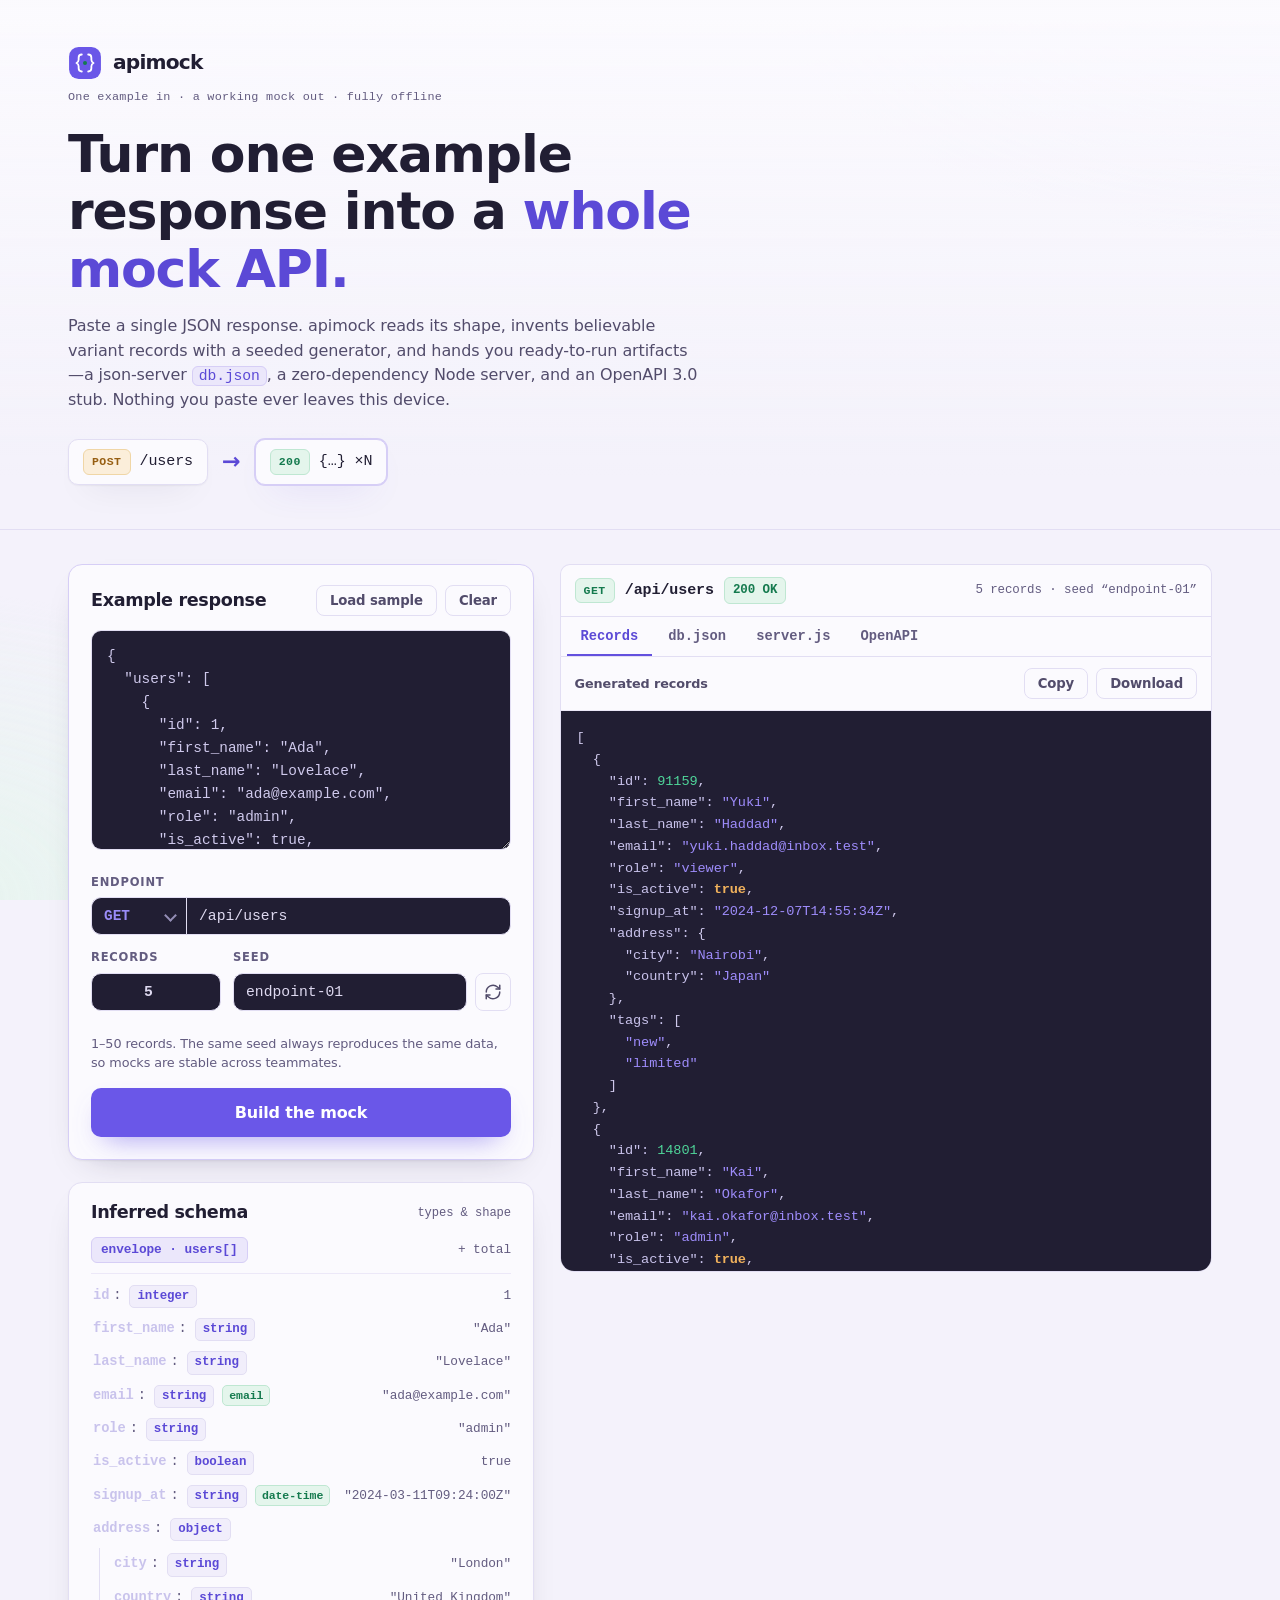
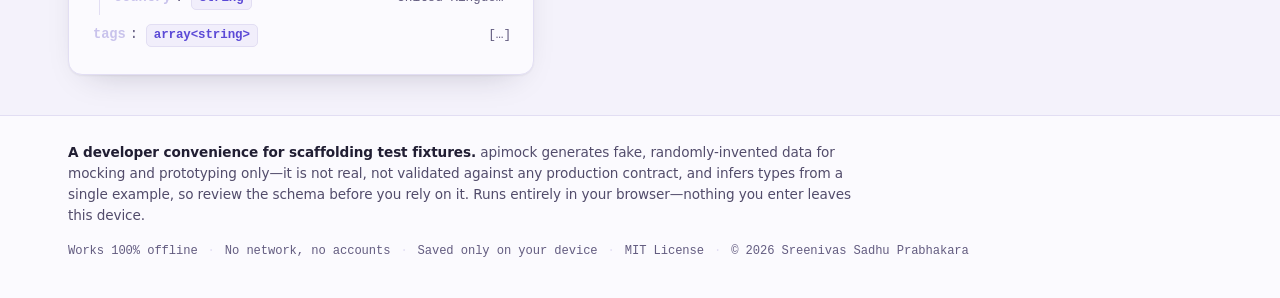
<file: index.html>
<!doctype html>
<html lang="en">
<head>
  <meta charset="utf-8">
  <meta name="viewport" content="width=device-width, initial-scale=1">
  <meta http-equiv="Content-Security-Policy" content="default-src 'self'; connect-src 'none'; img-src 'self' data:; base-uri 'none'; form-action 'none'; frame-ancestors 'none'; object-src 'none'">
  <title>apimock — build a mock API from one example JSON response</title>
  <meta name="description" content="Paste one example JSON response and get a working mock: inferred schema, realistic seeded variant records, a json-server db.json, a dependency-free Node server, and an OpenAPI 3.0 stub. Runs entirely in your browser.">
  <meta name="color-scheme" content="light dark">
  <link rel="canonical" href="https://sreenivas-sadhu-prabhakara.github.io/apimock/">
  <meta name="robots" content="index, follow, max-image-preview:large">
  <meta name="author" content="Sreenivas Sadhu Prabhakara">
  <meta name="keywords" content="api mock, mock server, json-server, fake json data, schema inference, openapi generator, mock api from example, seeded fake data, offline dev tool, rest api stub">
  <meta name="theme-color" content="#F4F2FB" media="(prefers-color-scheme: light)">
  <meta name="theme-color" content="#14121F" media="(prefers-color-scheme: dark)">

  <!-- Open Graph -->
  <meta property="og:type" content="website">
  <meta property="og:site_name" content="apimock">
  <meta property="og:title" content="apimock — build a mock API from one example JSON response">
  <meta property="og:description" content="Paste one example response. Get an inferred schema, realistic seeded variant records, a json-server db.json, a dependency-free Node server, and an OpenAPI 3.0 stub. Fully offline.">
  <meta property="og:url" content="https://sreenivas-sadhu-prabhakara.github.io/apimock/">
  <meta property="og:locale" content="en_US">
  <meta property="og:image" content="https://sreenivas-sadhu-prabhakara.github.io/apimock/og-image.png">
  <meta property="og:image:width" content="1200">
  <meta property="og:image:height" content="630">
  <meta property="og:image:alt" content="apimock — one example JSON response fans out into mock records and artifacts">

  <!-- Twitter -->
  <meta name="twitter:card" content="summary_large_image">
  <meta name="twitter:title" content="apimock — build a mock API from one example JSON response">
  <meta name="twitter:description" content="Paste one example response. Get an inferred schema, seeded variant records, a json-server db.json, a Node server, and an OpenAPI 3.0 stub. Fully offline.">
  <meta name="twitter:image" content="https://sreenivas-sadhu-prabhakara.github.io/apimock/og-image.png">
  <meta name="twitter:image:alt" content="apimock — one example JSON response fans out into mock records and artifacts">

  <link rel="stylesheet" href="styles.css">
  <link rel="icon" href="favicon.svg" type="image/svg+xml">
  <link rel="apple-touch-icon" href="apple-touch-icon.png">
  <link rel="manifest" href="manifest.webmanifest">

  <!-- Structured data (data block; not affected by script-src) -->
  <script type="application/ld+json">
  {
    "@context": "https://schema.org",
    "@type": "WebApplication",
    "name": "apimock",
    "description": "A client-side tool that turns one example JSON response into a working mock API: it infers the schema, generates realistic seeded variant records, and emits a json-server db.json, a dependency-free Node http server, and an OpenAPI 3.0 stub. Private, offline, no accounts.",
    "url": "https://sreenivas-sadhu-prabhakara.github.io/apimock/",
    "applicationCategory": "DeveloperApplication",
    "operatingSystem": "Any (modern web browser)",
    "browserRequirements": "Requires a modern web browser with JavaScript enabled.",
    "isAccessibleForFree": true,
    "offers": { "@type": "Offer", "price": "0", "priceCurrency": "USD" },
    "license": "https://opensource.org/licenses/MIT",
    "author": { "@type": "Person", "name": "Sreenivas Sadhu Prabhakara" },
    "softwareVersion": "0.1.0",
    "featureList": [
      "Schema inference from a single example JSON response",
      "Nested objects and arrays of objects captured with element shape",
      "Realistic fake values from key-name heuristics (id, email, name, dates, price, url)",
      "Seeded deterministic output — same seed reproduces byte-identical records",
      "json-server db.json plus the exact command to run it",
      "Dependency-free standalone Node http mock server",
      "OpenAPI 3.0 schema stub for the shape",
      "Runs 100% offline in your browser"
    ]
  }
  </script>
  <script type="application/ld+json">
  {
    "@context": "https://schema.org",
    "@type": "FAQPage",
    "mainEntity": [
      {
        "@type": "Question",
        "name": "How do I create a mock API from a single JSON example?",
        "acceptedAnswer": {
          "@type": "Answer",
          "text": "Paste one example response into apimock. It infers the schema — types, nested objects, and arrays with their element shape — then generates as many realistic variant records as you ask for and hands you a json-server db.json, a dependency-free Node server, and an OpenAPI 3.0 stub you can copy or download and run immediately."
        }
      },
      {
        "@type": "Question",
        "name": "Will the generated fake data be the same every time?",
        "acceptedAnswer": {
          "@type": "Answer",
          "text": "Yes, as long as the seed and the example stay the same. apimock uses a seeded pseudo-random generator (a cyrb53 hash feeding mulberry32), so a given seed reproduces byte-identical records on every run. Change the seed, or press reroll, to get a fresh but equally reproducible set."
        }
      },
      {
        "@type": "Question",
        "name": "How does it decide what fake value to put in each field?",
        "acceptedAnswer": {
          "@type": "Answer",
          "text": "It reads the example value's type and shape first, then the key name. A value that already looks like a UUID, email, URL, or ISO date is mimicked exactly. Otherwise key-name heuristics kick in: id becomes an integer or uuid, fields ending in _at or containing date become timestamps, name/first/last become person names, price or amount become money, and is/has fields become booleans."
        }
      },
      {
        "@type": "Question",
        "name": "Can I run the mock server offline with no dependencies?",
        "acceptedAnswer": {
          "@type": "Answer",
          "text": "Yes. Alongside the json-server db.json, apimock emits a standalone server.js that uses only Node's built-in http module — no npm install needed. Save it and run node server.js to serve your mock collection and single-item routes on localhost."
        }
      },
      {
        "@type": "Question",
        "name": "Is my example data sent anywhere?",
        "acceptedAnswer": {
          "@type": "Answer",
          "text": "No. apimock runs entirely in your browser and a strict Content-Security-Policy sets connect-src to none, so the page cannot make any network request. Your example JSON and everything generated from it never leave your device."
        }
      }
    ]
  }
  </script>
</head>
<body>
  <a class="skip-link" href="#workbench">Skip to the console</a>

  <!-- ============ HERO ============ -->
  <header class="hero" id="top">
    <div class="hero__inner">
      <a class="brand" href="#top" aria-label="apimock home">
        <svg class="brand__mark" viewBox="0 0 32 32" aria-hidden="true">
          <rect x="1" y="1" width="30" height="30" rx="9" class="brand__bg"/>
          <path class="brand__brace" d="M13 8 q-3 0 -3 3 v2 q0 2 -2 3 q2 1 2 3 v2 q0 3 3 3"/>
          <path class="brand__brace" d="M19 8 q3 0 3 3 v2 q0 2 2 3 q-2 1 -2 3 v2 q0 3 -3 3"/>
          <circle cx="16" cy="16" r="1.9" class="brand__dot"/>
        </svg>
        <span class="brand__word">apimock</span>
      </a>

      <p class="eyebrow">One example in &middot; a working mock out &middot; fully offline</p>
      <h1 class="hero__title">Turn one example response into a <span class="hero__accent">whole mock API.</span></h1>
      <p class="hero__lede">
        Paste a single JSON response. apimock reads its shape, invents believable variant records with a
        seeded generator, and hands you ready-to-run artifacts&mdash;a json-server <code>db.json</code>,
        a zero-dependency Node server, and an OpenAPI 3.0 stub. Nothing you paste ever leaves this device.
      </p>
      <div class="hero__flow" aria-hidden="true">
        <span class="chip chip--req"><span class="badge badge--post">POST</span><code>/users</code></span>
        <span class="flow-arrow">&rarr;</span>
        <span class="chip chip--res"><span class="badge badge--ok">200</span><code>{&hellip;}&nbsp;&times;N</code></span>
      </div>
    </div>
  </header>

  <main id="workbench">
    <div class="grid">
      <!-- ============ LEFT: INPUT ============ -->
      <section class="col col--input" aria-labelledby="inputHeading">
        <form class="card card--input" id="buildForm" novalidate>
          <div class="card__head">
            <h2 class="card__title" id="inputHeading">Example response</h2>
            <div class="card__head-actions">
              <button type="button" class="btn btn--ghost btn--sm" id="loadSampleBtn">Load sample</button>
              <button type="button" class="btn btn--ghost btn--sm" id="clearBtn">Clear</button>
            </div>
          </div>

          <label class="sr-only" for="exampleInput">Example JSON response</label>
          <textarea id="exampleInput" class="code-input" spellcheck="false" autocomplete="off"
            autocapitalize="off" autocorrect="off"
            aria-describedby="inputError"
            placeholder='Paste one JSON response, e.g. {"users":[{"id":1,"name":"Ada"}]}'></textarea>
          <p class="formerror" id="inputError" role="alert" aria-live="assertive"></p>

          <div class="controls">
            <div class="field field--endpoint">
              <label class="field__label" for="pathInput">Endpoint</label>
              <div class="endpoint">
                <span class="select select--method">
                  <select id="methodSelect" aria-label="HTTP method">
                    <option value="GET">GET</option>
                    <option value="POST">POST</option>
                    <option value="PUT">PUT</option>
                    <option value="PATCH">PATCH</option>
                    <option value="DELETE">DELETE</option>
                  </select>
                </span>
                <input type="text" id="pathInput" class="input input--path" value="/api/users"
                  autocomplete="off" spellcheck="false" aria-label="Endpoint path">
              </div>
            </div>

            <div class="controls__row">
              <div class="field field--count">
                <label class="field__label" for="countInput">Records</label>
                <input type="number" id="countInput" class="input input--num" min="1" max="50" step="1" value="5"
                  inputmode="numeric" aria-describedby="countHint">
              </div>
              <div class="field field--seed">
                <label class="field__label" for="seedInput">Seed</label>
                <div class="seedwrap">
                  <input type="text" id="seedInput" class="input input--seed" value="endpoint-01"
                    autocomplete="off" spellcheck="false"
                    aria-label="Random seed (same seed reproduces the same data)">
                  <button type="button" class="btn btn--ghost btn--icon" id="rerollBtn"
                    aria-label="Reroll the seed for a fresh but reproducible set" title="Reroll seed">
                    <svg viewBox="0 0 24 24" width="18" height="18" aria-hidden="true" fill="none"
                      stroke="currentColor" stroke-width="2" stroke-linecap="round" stroke-linejoin="round">
                      <path d="M3 12a9 9 0 0 1 15-6.7L21 8"/><path d="M21 3v5h-5"/>
                      <path d="M21 12a9 9 0 0 1-15 6.7L3 16"/><path d="M3 21v-5h5"/>
                    </svg>
                  </button>
                </div>
              </div>
            </div>
            <p class="hint" id="countHint">1&ndash;50 records. The same seed always reproduces the same data, so mocks are stable across teammates.</p>
          </div>

          <button type="submit" class="btn btn--primary btn--build" id="buildBtn">Build the mock</button>
        </form>

        <!-- Schema summary lives under input on wide screens -->
        <section class="card card--schema" id="schemaCard" aria-labelledby="schemaHeading">
          <div class="card__head">
            <h2 class="card__title" id="schemaHeading">Inferred schema</h2>
            <span class="card__hint-inline">types &amp; shape</span>
          </div>
          <div class="schema" id="schemaTree" aria-live="polite"></div>
        </section>
      </section>

      <!-- ============ RIGHT: OUTPUT ============ -->
      <section class="col col--output" aria-labelledby="outputHeading">
        <h2 class="sr-only" id="outputHeading">Generated mock</h2>

        <p class="empty empty--big" id="emptyState" hidden>Paste an example response and press <strong>Build the mock</strong>.</p>

        <div id="output">
          <!-- endpoint meta bar -->
          <div class="endpoint-bar" aria-label="Mock endpoint">
            <span class="badge badge--get" id="methodBadge">GET</span>
            <code class="route" id="routeText">/api/users</code>
            <span class="status" id="statusBadge">200 OK</span>
            <span class="record-meta" id="recordMeta"></span>
          </div>

          <!-- tabs -->
          <div class="tabs" role="tablist" aria-label="Generated output">
            <button class="tab is-active" role="tab" data-tab="records" aria-selected="true" id="tab-records" aria-controls="panel-records">Records</button>
            <button class="tab" role="tab" data-tab="db" aria-selected="false" tabindex="-1" id="tab-db" aria-controls="panel-db">db.json</button>
            <button class="tab" role="tab" data-tab="server" aria-selected="false" tabindex="-1" id="tab-server" aria-controls="panel-server">server.js</button>
            <button class="tab" role="tab" data-tab="openapi" aria-selected="false" tabindex="-1" id="tab-openapi" aria-controls="panel-openapi">OpenAPI</button>
          </div>

          <!-- Records panel -->
          <div class="panel" role="tabpanel" data-panel="records" id="panel-records" aria-labelledby="tab-records">
            <div class="panel__bar">
              <span class="panel__label">Generated records</span>
              <span class="panel__actions">
                <button type="button" class="btn btn--ghost btn--sm" data-copy="recordsPre" data-label="Records JSON">Copy</button>
                <button type="button" class="btn btn--ghost btn--sm" data-download="records">Download</button>
              </span>
            </div>
            <pre class="payload" id="recordsPre" tabindex="0"></pre>
          </div>

          <!-- db.json panel -->
          <div class="panel" role="tabpanel" data-panel="db" id="panel-db" aria-labelledby="tab-db" hidden>
            <div class="panel__bar">
              <span class="panel__label">json-server database</span>
              <span class="panel__actions">
                <button type="button" class="btn btn--ghost btn--sm" data-copy="dbPre" data-label="db.json">Copy</button>
                <button type="button" class="btn btn--ghost btn--sm" data-download="db">Download</button>
              </span>
            </div>
            <div class="runbox">
              <span class="runbox__label">Run it</span>
              <pre class="runbox__cmd" id="runCmd" tabindex="0"></pre>
              <button type="button" class="btn btn--ghost btn--sm" data-copy="runCmd" data-label="Command">Copy command</button>
            </div>
            <pre class="payload" id="dbPre" tabindex="0"></pre>
          </div>

          <!-- server.js panel -->
          <div class="panel" role="tabpanel" data-panel="server" id="panel-server" aria-labelledby="tab-server" hidden>
            <div class="panel__bar">
              <span class="panel__label">Standalone Node server &middot; no dependencies</span>
              <span class="panel__actions">
                <button type="button" class="btn btn--ghost btn--sm" data-copy="serverPre" data-label="server.js">Copy</button>
                <button type="button" class="btn btn--ghost btn--sm" data-download="server">Download</button>
              </span>
            </div>
            <pre class="payload" id="serverPre" tabindex="0"></pre>
          </div>

          <!-- OpenAPI panel -->
          <div class="panel" role="tabpanel" data-panel="openapi" id="panel-openapi" aria-labelledby="tab-openapi" hidden>
            <div class="panel__bar">
              <span class="panel__label">OpenAPI 3.0 stub</span>
              <span class="panel__actions">
                <button type="button" class="btn btn--ghost btn--sm" data-copy="openapiPre" data-label="OpenAPI stub">Copy</button>
                <button type="button" class="btn btn--ghost btn--sm" data-download="openapi">Download</button>
              </span>
            </div>
            <pre class="payload" id="openapiPre" tabindex="0"></pre>
          </div>
        </div>
      </section>
    </div>

    <p class="toast" id="toast" role="status" aria-live="polite" hidden></p>
  </main>

  <!-- ============ FOOTER ============ -->
  <footer class="foot">
    <div class="foot__inner">
      <p class="foot__disclaimer">
        <strong>A developer convenience for scaffolding test fixtures.</strong> apimock generates fake,
        randomly-invented data for mocking and prototyping only&mdash;it is not real, not validated against any
        production contract, and infers types from a single example, so review the schema before you rely on it.
        Runs entirely in your browser&mdash;nothing you enter leaves this device.
      </p>
      <p class="foot__meta">
        <span>Works 100% offline</span><span class="foot__dot">&middot;</span>
        <span>No network, no accounts</span><span class="foot__dot">&middot;</span>
        <span>Saved only on your device</span><span class="foot__dot">&middot;</span>
        <span>MIT&nbsp;License</span><span class="foot__dot">&middot;</span>
        <span>&copy; 2026 Sreenivas&nbsp;Sadhu&nbsp;Prabhakara</span>
      </p>
    </div>
  </footer>

  <script src="app.js" defer></script>
</body>
</html>
</file>
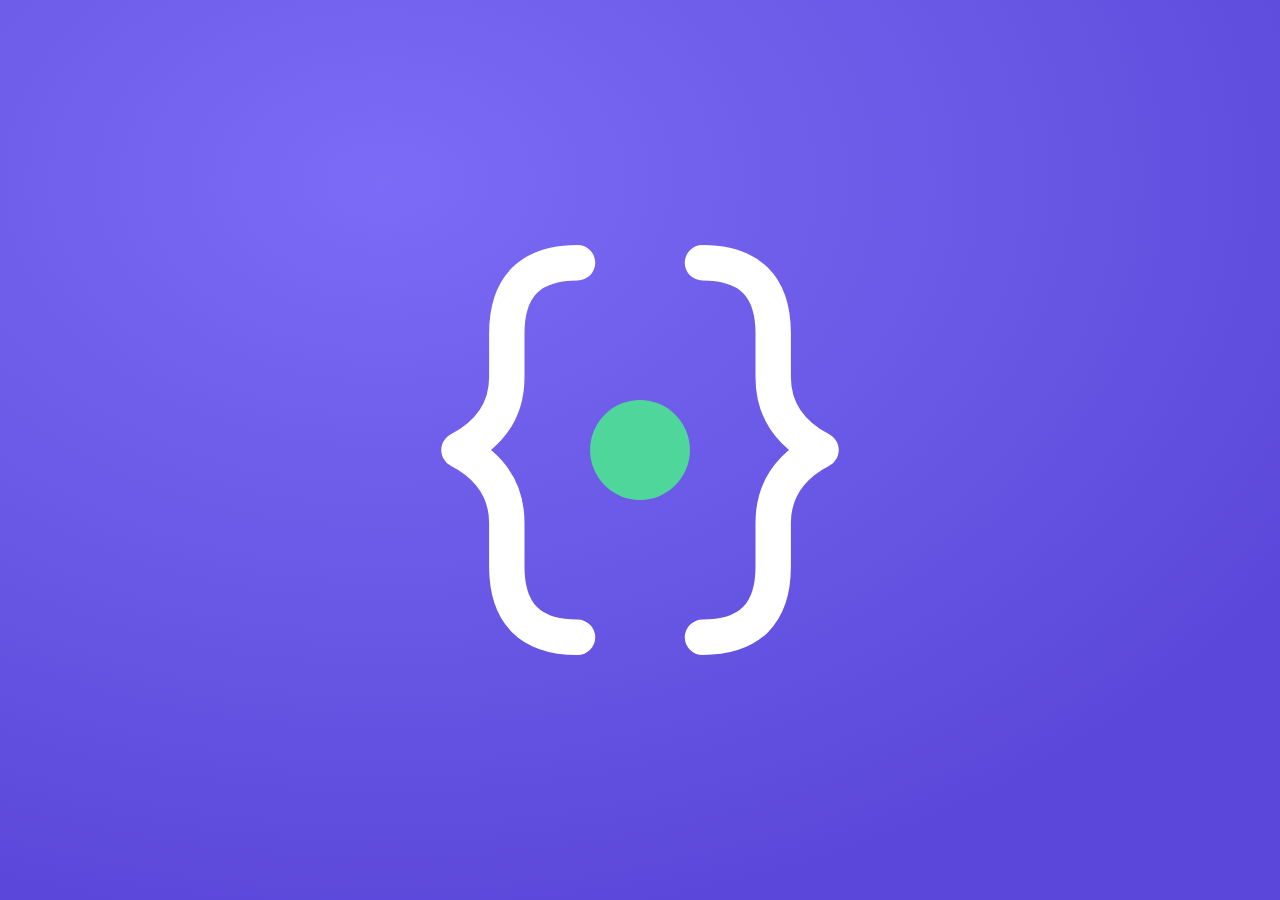
<file: assets/icon.html>
<!doctype html>
<html lang="en">
<head>
<meta charset="utf-8">
<style>
  * { box-sizing: border-box; margin: 0; padding: 0; }
  html, body { width: 100%; height: 100%; overflow: hidden; background: #6A57E8; }
  body {
    display: grid; place-items: center;
    background:
      radial-gradient(120% 120% at 30% 20%, #7C6BF5, #5B48DA 70%);
  }
  /* 12% safe padding -> mark fills the middle ~76vmin */
  .mark { width: 74vmin; height: 74vmin; display: block; }
  .brace { fill: none; stroke: #ffffff; stroke-width: 1.7; stroke-linecap: round; stroke-linejoin: round; }
  .dot { fill: #4FD69A; }
</style>
</head>
<body>
  <!-- the braces-with-node mark: request { } wrapping a response node -->
  <svg class="mark" viewBox="0 0 32 32" aria-hidden="true">
    <path class="brace" d="M13 7 q-3.4 0 -3.4 3.4 v2.1 q0 2.3 -2.3 3.5 q2.3 1.2 2.3 3.5 v2.1 q0 3.4 3.4 3.4"/>
    <path class="brace" d="M19 7 q3.4 0 3.4 3.4 v2.1 q0 2.3 2.3 3.5 q-2.3 1.2 -2.3 3.5 v2.1 q0 3.4 -3.4 3.4"/>
    <circle class="dot" cx="16" cy="16" r="2.4"/>
  </svg>
</body>
</html>
</file>
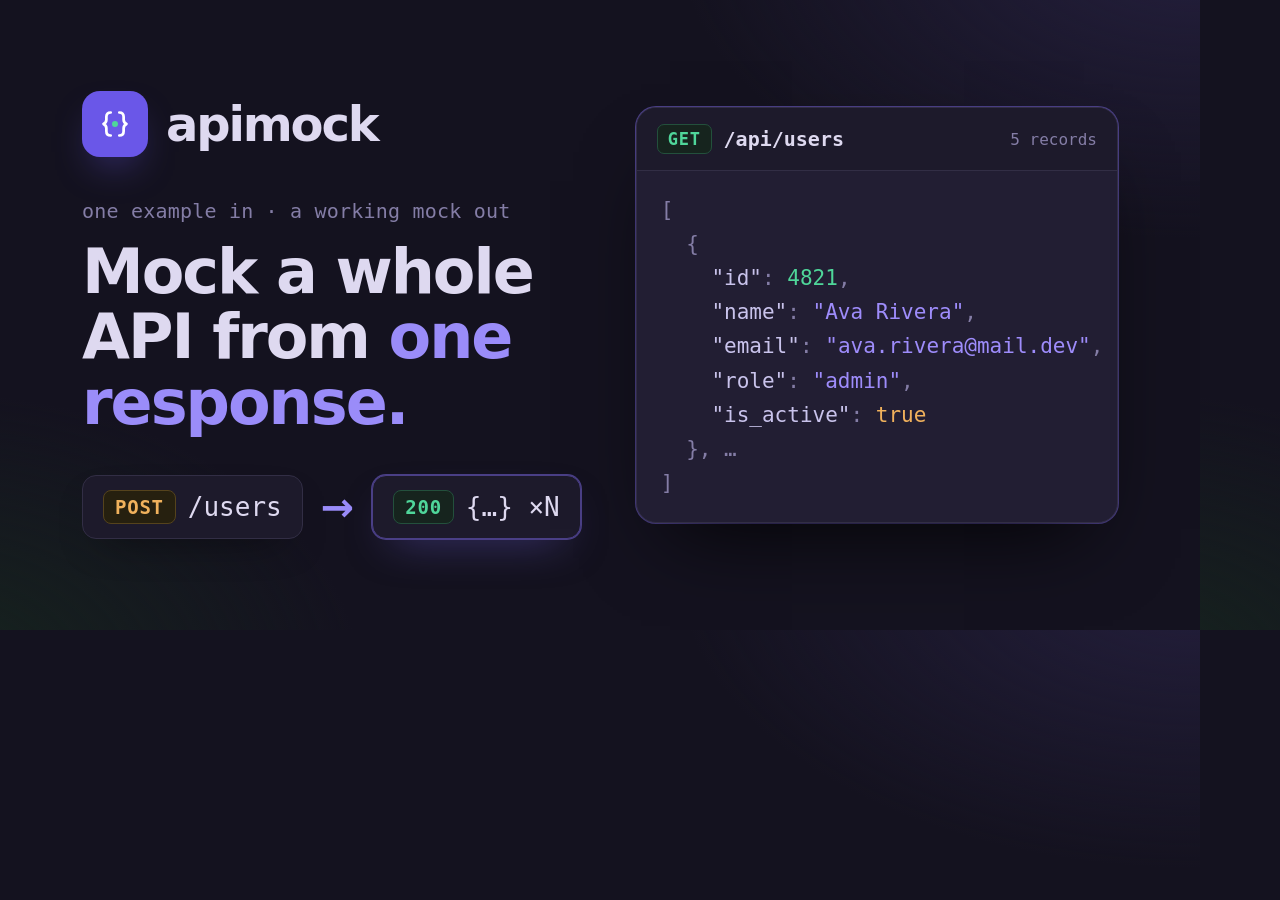
<file: assets/og.html>
<!doctype html>
<html lang="en">
<head>
<meta charset="utf-8">
<style>
  :root {
    --void:   #14121F;
    --panel:  #1D1A2B;
    --code-bg:#221E33;
    --line:   #322E45;
    --ink:    #DED9F0;
    --ink-soft:#A9A2CC;
    --ink-faint:#847DA6;
    --iris:   #7C6BF5;
    --iris-bri:#9A8CF9;
    --iris-btn:#6A57E8;
    --iris-wash:#241F3D;
    --iris-line:#4A3F86;
    --get:  #4FD69A;  --get-wash:#16241E;  --get-line:#23503C;
    --post: #F0B15C;  --post-wash:#26200F; --post-line:#55431C;
    --tok-key:#C9C3EC; --tok-str:#9E8CFB; --tok-num:#4FD69A; --tok-bool:#F0B15C; --tok-null:#847DA6; --tok-mono:#CFC9EC;
    --sans: "Inter", system-ui, -apple-system, "Segoe UI", Roboto, Helvetica, Arial, sans-serif;
    --mono: ui-monospace, "SF Mono", "JetBrains Mono", "Roboto Mono", Menlo, Consolas, monospace;
  }
  * { box-sizing: border-box; margin: 0; padding: 0; }
  html, body { width: 1200px; height: 630px; overflow: hidden; }
  body {
    position: relative;
    background:
      radial-gradient(900px 520px at 100% -10%, var(--iris-wash), transparent 58%),
      radial-gradient(720px 480px at -6% 108%, var(--get-wash), transparent 60%),
      var(--void);
    font-family: var(--sans);
    color: var(--ink);
    -webkit-font-smoothing: antialiased;
  }
  .frame {
    position: absolute; inset: 0;
    padding: 74px 82px;
    display: grid;
    grid-template-columns: 1.02fr 0.98fr;
    gap: 52px;
    align-items: center;
  }

  /* left column */
  .brand { display: flex; align-items: center; gap: 18px; }
  .brand .logo {
    width: 66px; height: 66px; border-radius: 18px;
    background: var(--iris-btn);
    display: grid; place-items: center;
    box-shadow: 0 18px 40px -18px rgba(106,87,232,0.8);
  }
  .brand .logo svg { width: 46px; height: 46px; }
  .brand .word { font-size: 48px; font-weight: 800; letter-spacing: -0.045em; color: var(--ink); }

  .eyebrow {
    margin-top: 42px;
    font-family: var(--mono); font-size: 20px; letter-spacing: 0.01em;
    color: var(--ink-faint);
  }
  h1 {
    margin-top: 16px;
    font-size: 62px; font-weight: 800; letter-spacing: -0.032em;
    line-height: 1.05; color: var(--ink); max-width: 13ch;
  }
  h1 .accent { color: var(--iris-bri); }

  /* the request -> response flow */
  .flow { margin-top: 40px; display: flex; align-items: center; gap: 18px; }
  .chip {
    display: inline-flex; align-items: center; gap: 12px;
    padding: 14px 20px; border-radius: 14px;
    border: 1px solid var(--line); background: var(--panel);
    font-family: var(--mono); font-size: 26px; color: var(--ink);
    box-shadow: 0 16px 40px -22px rgba(0,0,0,0.7);
  }
  .chip.res { border-color: var(--iris-line); box-shadow: 0 0 0 1px var(--iris-line), 0 18px 44px -20px rgba(124,107,245,0.5); }
  .badge {
    font-family: var(--mono); font-size: 19px; font-weight: 700; letter-spacing: 0.04em;
    padding: 5px 11px; border-radius: 8px;
  }
  .badge.post { color: var(--post); background: var(--post-wash); border: 1px solid var(--post-line); }
  .badge.ok   { color: var(--get);  background: var(--get-wash);  border: 1px solid var(--get-line); }
  .arrow { color: var(--iris-bri); font-size: 40px; font-weight: 700; }

  /* right column: the payload window */
  .window {
    background: var(--code-bg);
    border: 1px solid var(--line);
    border-radius: 20px;
    box-shadow: 0 40px 80px -34px rgba(0,0,0,0.85), 0 0 0 1px var(--iris-line);
    overflow: hidden;
  }
  .win-bar {
    display: flex; align-items: center; gap: 12px;
    padding: 16px 20px;
    border-bottom: 1px solid var(--line);
    background: var(--panel);
  }
  .win-bar .b {
    font-family: var(--mono); font-size: 17px; font-weight: 700; letter-spacing: 0.04em;
    color: var(--get); background: var(--get-wash); border: 1px solid var(--get-line);
    padding: 4px 10px; border-radius: 7px;
  }
  .win-bar .route { font-family: var(--mono); font-size: 20px; color: var(--ink); font-weight: 600; }
  .win-bar .count { margin-left: auto; font-family: var(--mono); font-size: 16px; color: var(--ink-faint); }
  .code {
    padding: 22px 24px;
    font-family: var(--mono); font-size: 21px; line-height: 1.62;
    white-space: pre; color: var(--tok-mono);
  }
  .k { color: var(--tok-key); }
  .s { color: var(--tok-str); }
  .n { color: var(--tok-num); }
  .bo { color: var(--tok-bool); }
  .p { color: var(--ink-faint); }
</style>
</head>
<body>
  <div class="frame">
    <div>
      <div class="brand">
        <span class="logo">
          <svg viewBox="0 0 32 32" aria-hidden="true">
            <path d="M13 8 q-3 0 -3 3 v2 q0 2 -2 3 q2 1 2 3 v2 q0 3 3 3" fill="none" stroke="#fff" stroke-width="1.9" stroke-linecap="round" stroke-linejoin="round"/>
            <path d="M19 8 q3 0 3 3 v2 q0 2 2 3 q-2 1 -2 3 v2 q0 3 -3 3" fill="none" stroke="#fff" stroke-width="1.9" stroke-linecap="round" stroke-linejoin="round"/>
            <circle cx="16" cy="16" r="2.1" fill="#4FD69A"/>
          </svg>
        </span>
        <span class="word">apimock</span>
      </div>

      <p class="eyebrow">one example in · a working mock out</p>
      <h1>Mock a whole API from <span class="accent">one response.</span></h1>

      <div class="flow">
        <span class="chip"><span class="badge post">POST</span>/users</span>
        <span class="arrow">&rarr;</span>
        <span class="chip res"><span class="badge ok">200</span>{&hellip;}&nbsp;&times;N</span>
      </div>
    </div>

    <div class="window">
      <div class="win-bar">
        <span class="b">GET</span>
        <span class="route">/api/users</span>
        <span class="count">5 records</span>
      </div>
      <div class="code"><span class="p">[</span>
  <span class="p">{</span>
    <span class="k">"id"</span><span class="p">:</span> <span class="n">4821</span><span class="p">,</span>
    <span class="k">"name"</span><span class="p">:</span> <span class="s">"Ava Rivera"</span><span class="p">,</span>
    <span class="k">"email"</span><span class="p">:</span> <span class="s">"ava.rivera@mail.dev"</span><span class="p">,</span>
    <span class="k">"role"</span><span class="p">:</span> <span class="s">"admin"</span><span class="p">,</span>
    <span class="k">"is_active"</span><span class="p">:</span> <span class="bo">true</span>
  <span class="p">}</span><span class="p">,</span> <span class="p">…</span>
<span class="p">]</span></div>
    </div>
  </div>
</body>
</html>
</file>
<file: styles.css>
/* ============================================================
   apimock — an endpoint console.
   Deep aubergine-navy panels, electric iris accent, HTTP-semantic
   method badges (GET green, POST amber, 200 OK mint). Payloads are
   monospace with syntax tokens. Signature motif: request -> braces.
   ============================================================ */

:root {
  /* console surfaces — dark by default (this is a dev tool) */
  --void:    #14121F;   /* page background */
  --panel:   #1D1A2B;   /* raised card */
  --panel2:  #23203373; /* subtle inner */
  --code-bg: #221E33;   /* payload background */
  --code-bg2:#1A1728;
  --line:    #322E45;   /* hairline */
  --line2:   #2A2740;

  --ink:      #DED9F0;  /* primary text */
  --ink-soft: #A9A2CC;  /* muted */
  --ink-faint:#948EB6;  /* captions — AA on panel/code/void */

  /* the signature: electric iris */
  --iris:      #7C6BF5;
  --iris-bri:  #9A8CF9;
  --iris-btn:  #6A57E8;  /* button base (AA with white) */
  --iris-btn2: #5B48DA;
  --iris-wash: #241F3D;
  --iris-line: #4A3F86;

  /* HTTP semantics */
  --get:   #4FD69A;   --get-wash:  #16241E;  --get-line:  #23503C;
  --post:  #F0B15C;   --post-wash: #26200F;  --post-line: #55431C;
  --put:   #6BB6F5;   --put-wash:  #131F2C;  --put-line:  #274763;
  --del2:  #F0796B;   --del-wash:  #2A1614;  --del-line:  #5A2A24;
  --ok:    #7FE6B4;   /* 200 status text */

  /* payload token colours (on --code-bg) */
  --tok-key:  #C9C3EC;
  --tok-str:  #9E8CFB;
  --tok-num:  #4FD69A;
  --tok-bool: #F0B15C;
  --tok-null: #948EB6;
  --tok-mono: #CFC9EC;

  /* text/placeholder that always sit on the dark --code-bg surface
     (inputs, selects) — stays light in both themes because the code
     surface stays dark in both themes. */
  --on-code:        #DED9F0;
  --on-code-faint:  #948EB6;
  --iris-on-code:   #9A8CF9;

  --danger: #F0796B;

  --sans: "Inter", system-ui, -apple-system, "Segoe UI", Roboto, Helvetica, Arial, sans-serif;
  --mono: ui-monospace, "SF Mono", "JetBrains Mono", "Roboto Mono", Menlo, Consolas, "Liberation Mono", monospace;

  --radius:   14px;
  --radius-sm:10px;
  --radius-xs:8px;
  --shadow:   0 1px 2px rgba(0,0,0,0.35), 0 16px 40px -22px rgba(0,0,0,0.7);
  --shadow-lift: 0 2px 6px rgba(0,0,0,0.4), 0 26px 54px -24px rgba(0,0,0,0.75);
  --glow: 0 0 0 1px var(--iris-line), 0 14px 40px -18px rgba(124,107,245,0.45);
  --wrap: 1240px;
  --ease: cubic-bezier(0.22, 0.61, 0.36, 1);
}

@media (prefers-color-scheme: light) {
  :root {
    --void:    #F4F2FB;
    --panel:   #FBFAFE;
    --panel2:  #F1EEFB;
    --code-bg: #211E33;   /* keep the console payload dark — the signature reads best this way */
    --code-bg2:#1A1728;
    --line:    #E2DEF3;
    --line2:   #ECE8F8;

    --ink:      #211E33;
    --ink-soft: #524C6B;
    --ink-faint:#635C80;

    --iris:      #6350DE;
    --iris-bri:  #5B49D6;
    --iris-btn:  #6A57E8;
    --iris-btn2: #5B48DA;
    --iris-wash: #EBE7FB;
    --iris-line: #D6CEF6;

    --get:   #147A4E;   --get-wash:  #E4F5EC;  --get-line:  #BFE7D2;
    --post:  #965E12;   --post-wash: #FBEEDA;  --post-line: #F0D6A6;
    --put:   #1A6299;   --put-wash:  #E2F0FB;  --put-line:  #BEDCF2;
    --del2:  #B83324;   --del-wash:  #FBE7E4;  --del-line:  #F1CBC5;
    --ok:    #147A4E;

    --danger: #C33B2C;

    --shadow:   0 1px 2px rgba(33,30,51,0.06), 0 14px 34px -20px rgba(33,30,51,0.28);
    --shadow-lift: 0 2px 6px rgba(33,30,51,0.09), 0 24px 50px -24px rgba(33,30,51,0.34);
    --glow: 0 0 0 1px var(--iris-line), 0 14px 36px -18px rgba(99,80,222,0.28);
  }
  /* payload tokens on the dark console block stay bright in light mode too */
}

* { box-sizing: border-box; }
html { -webkit-text-size-adjust: 100%; scroll-behavior: smooth; }

body {
  margin: 0;
  background: var(--void);
  color: var(--ink);
  font-family: var(--sans);
  font-size: 16px;
  line-height: 1.55;
  letter-spacing: -0.006em;
  -webkit-font-smoothing: antialiased;
  text-rendering: optimizeLegibility;
}

/* ambient console grid + iris glow so the void never reads dead */
body::before {
  content: "";
  position: fixed;
  inset: 0;
  z-index: -1;
  background:
    radial-gradient(900px 520px at 100% -8%, var(--iris-wash), transparent 60%),
    radial-gradient(760px 500px at -6% 100%, var(--get-wash), transparent 62%);
  opacity: 0.85;
  pointer-events: none;
}

h1, h2, h3 { margin: 0; font-weight: 700; letter-spacing: -0.022em; line-height: 1.1; }
p { margin: 0; }
code { font-family: var(--mono); }

.sr-only {
  position: absolute; width: 1px; height: 1px;
  padding: 0; margin: -1px; overflow: hidden;
  clip: rect(0 0 0 0); white-space: nowrap; border: 0;
}

.skip-link {
  position: absolute; left: 12px; top: -60px;
  background: var(--iris-btn); color: #fff;
  padding: 10px 16px; border-radius: 10px; font-weight: 700;
  z-index: 50; transition: top 0.18s var(--ease); text-decoration: none;
}
.skip-link:focus { top: 12px; }

/* shared focus ring — iris */
a:focus-visible,
button:focus-visible,
input:focus-visible,
select:focus-visible,
textarea:focus-visible,
pre:focus-visible,
[tabindex]:focus-visible {
  outline: 3px solid var(--iris-bri);
  outline-offset: 2px;
  border-radius: 8px;
}

.eyebrow {
  font-family: var(--mono);
  font-size: 0.74rem;
  letter-spacing: 0.02em;
  color: var(--ink-faint);
  font-weight: 500;
}

/* ============================================================
   METHOD / STATUS BADGES — the recurring HTTP motif
   ============================================================ */
.badge {
  display: inline-flex; align-items: center;
  font-family: var(--mono);
  font-size: 0.72rem; font-weight: 700;
  letter-spacing: 0.04em;
  padding: 3px 8px;
  border-radius: 6px;
  border: 1px solid var(--line);
  color: var(--ink-soft);
  background: var(--panel2);
  white-space: nowrap;
}
.badge--get,
.badge--ok    { color: var(--get);  background: var(--get-wash);  border-color: var(--get-line); }
.badge--post  { color: var(--post); background: var(--post-wash); border-color: var(--post-line); }
.badge--put,
.badge--patch { color: var(--put);  background: var(--put-wash);  border-color: var(--put-line); }
.badge--delete{ color: var(--del2); background: var(--del-wash);  border-color: var(--del-line); }

/* ============================================================
   HERO
   ============================================================ */
.hero {
  border-bottom: 1px solid var(--line);
  background: linear-gradient(180deg, var(--panel), transparent 90%);
}
.hero__inner {
  max-width: var(--wrap);
  margin: 0 auto;
  padding: clamp(24px, 4vw, 46px) clamp(20px, 5vw, 48px) clamp(30px, 4vw, 44px);
}

.brand { display: inline-flex; align-items: center; gap: 11px; text-decoration: none; color: inherit; }
.brand__mark { width: 34px; height: 34px; flex: none; }
.brand__bg { fill: var(--iris-btn); }
.brand__brace { fill: none; stroke: #fff; stroke-width: 1.7; stroke-linecap: round; stroke-linejoin: round; }
.brand__dot { fill: var(--get); }
.brand__word { font-size: 1.26rem; font-weight: 800; letter-spacing: -0.04em; }

.hero__title {
  font-size: clamp(2rem, 5vw, 3.25rem);
  margin: 20px 0 0;
  max-width: 20ch;
}
.hero__accent { color: var(--iris-bri); }
.hero__lede {
  margin-top: 16px;
  max-width: 62ch;
  color: var(--ink-soft);
  font-size: clamp(0.98rem, 1.25vw, 1.1rem);
}
.hero__lede code {
  font-size: 0.92em; color: var(--iris-bri);
  background: var(--iris-wash); border: 1px solid var(--iris-line);
  padding: 1px 6px; border-radius: 6px;
}

/* request -> response flow chip pair (signature) */
.hero__flow {
  margin-top: 26px;
  display: inline-flex; align-items: center; gap: 14px; flex-wrap: wrap;
}
.chip {
  display: inline-flex; align-items: center; gap: 9px;
  padding: 9px 14px;
  border-radius: 10px;
  border: 1px solid var(--line);
  background: var(--panel);
  box-shadow: var(--shadow);
  font-family: var(--mono);
  font-size: 0.94rem;
  color: var(--ink);
}
.chip code { color: var(--ink); font-size: 0.94rem; }
.chip--res { box-shadow: var(--glow); border-color: var(--iris-line); }
.flow-arrow { color: var(--iris-bri); font-size: 1.4rem; font-weight: 700; }

/* ============================================================
   BUTTONS
   ============================================================ */
.btn {
  font-family: var(--sans);
  font-weight: 700;
  font-size: 0.95rem;
  letter-spacing: -0.01em;
  border-radius: 10px;
  cursor: pointer;
  border: 1px solid transparent;
  padding: 12px 22px;
  text-decoration: none;
  display: inline-flex; align-items: center; justify-content: center; gap: 8px;
  transition: transform 0.12s var(--ease), background 0.16s var(--ease),
              box-shadow 0.16s var(--ease), border-color 0.16s var(--ease), color 0.16s var(--ease);
}
.btn:active { transform: translateY(1px); }
.btn--sm { padding: 7px 13px; font-size: 0.83rem; border-radius: 8px; }
.btn--icon { padding: 8px; border-radius: 8px; }

.btn--primary {
  background: var(--iris-btn);
  color: #fff;
  box-shadow: 0 12px 28px -14px rgba(106,87,232,0.75);
}
.btn--primary:hover { background: var(--iris-btn2); }
.btn--build { width: 100%; margin-top: 16px; padding: 14px; font-size: 1rem; }

.btn--ghost {
  background: transparent;
  color: var(--ink-soft);
  border-color: var(--line);
}
.btn--ghost:hover { border-color: var(--iris-line); color: var(--ink); background: var(--panel2); }

/* ============================================================
   LAYOUT
   ============================================================ */
.grid {
  max-width: var(--wrap);
  margin: 0 auto;
  padding: clamp(22px, 3vw, 34px) clamp(20px, 5vw, 48px) 24px;
  display: grid;
  grid-template-columns: minmax(0, 5fr) minmax(0, 7fr);
  gap: clamp(18px, 2vw, 26px);
  align-items: start;
}
.col { display: flex; flex-direction: column; gap: clamp(16px, 2vw, 22px); min-width: 0; }
.col--output { position: sticky; top: 20px; }

/* ============================================================
   CARDS
   ============================================================ */
.card {
  background: var(--panel);
  border: 1px solid var(--line);
  border-radius: var(--radius);
  box-shadow: var(--shadow);
  padding: 20px 22px 22px;
}
.card--input { border-color: var(--iris-line); }
.card__head {
  display: flex; align-items: center; gap: 12px;
  margin-bottom: 14px;
}
.card__title { font-size: 1.1rem; letter-spacing: -0.02em; }
.card__head-actions { margin-left: auto; display: flex; gap: 8px; }
.card__hint-inline { margin-left: auto; font-size: 0.76rem; color: var(--ink-faint); font-family: var(--mono); }

.hint { margin-top: 10px; font-size: 0.8rem; color: var(--ink-faint); line-height: 1.45; }
.empty { font-size: 0.9rem; color: var(--ink-faint); font-style: italic; }
.empty--big {
  padding: 60px 24px; text-align: center; font-style: normal;
  border: 1.5px dashed var(--line); border-radius: var(--radius);
  background: var(--panel2); font-size: 1rem;
}
.empty--big strong { color: var(--iris-bri); }

/* ============================================================
   CODE INPUT (the paste area)
   ============================================================ */
.code-input {
  width: 100%;
  min-height: 220px;
  resize: vertical;
  font-family: var(--mono);
  font-size: 0.9rem;
  line-height: 1.6;
  color: var(--tok-mono);
  background: var(--code-bg);
  border: 1px solid var(--line);
  border-radius: var(--radius-sm);
  padding: 14px 15px;
  tab-size: 2;
  transition: border-color 0.15s var(--ease), box-shadow 0.15s var(--ease);
}
.code-input::placeholder { color: var(--on-code-faint); }
.code-input:hover { border-color: var(--iris-line); }
.code-input:focus { outline: none; border-color: var(--iris); box-shadow: 0 0 0 3px var(--iris-wash); }

.formerror { color: var(--danger); font-size: 0.85rem; font-weight: 600; margin-top: 8px; }
.formerror:empty { display: none; }

/* ============================================================
   CONTROLS (endpoint / count / seed)
   ============================================================ */
.controls { margin-top: 16px; display: flex; flex-direction: column; gap: 14px; }
.controls__row { display: grid; grid-template-columns: 130px 1fr; gap: 12px; }
.field { display: flex; flex-direction: column; gap: 6px; min-width: 0; }
.field__label {
  font-size: 0.72rem; font-weight: 700; letter-spacing: 0.07em;
  text-transform: uppercase; color: var(--ink-faint);
}

.input {
  font-family: var(--mono);
  font-size: 0.92rem;
  color: var(--on-code);
  background: var(--code-bg);
  border: 1px solid var(--line);
  border-radius: var(--radius-sm);
  padding: 10px 12px;
  width: 100%;
  transition: border-color 0.15s var(--ease), box-shadow 0.15s var(--ease);
}
.input::placeholder { color: var(--on-code-faint); }
.input:hover { border-color: var(--iris-line); }
.input:focus { outline: none; border-color: var(--iris); box-shadow: 0 0 0 3px var(--iris-wash); }
.input--num { text-align: center; font-weight: 700; }

/* endpoint: method select fused with path input */
.endpoint { display: flex; align-items: stretch; }
.endpoint .select--method select {
  border-radius: var(--radius-sm) 0 0 var(--radius-sm);
  border-right: none;
  font-weight: 700;
  color: var(--iris-on-code);
  padding-right: 30px;
}
.input--path {
  border-radius: 0 var(--radius-sm) var(--radius-sm) 0;
  flex: 1;
}

.select { position: relative; display: inline-flex; }
.select::after {
  content: "";
  position: absolute; right: 11px; top: 50%;
  width: 7px; height: 7px; margin-top: -5px;
  border-right: 2px solid var(--on-code-faint);
  border-bottom: 2px solid var(--on-code-faint);
  transform: rotate(45deg);
  pointer-events: none;
}
.select select {
  appearance: none; -webkit-appearance: none; -moz-appearance: none;
  font-family: var(--mono);
  font-size: 0.9rem; font-weight: 600;
  color: var(--on-code);
  background: var(--code-bg);
  border: 1px solid var(--line);
  border-radius: var(--radius-sm);
  padding: 10px 30px 10px 12px;
  cursor: pointer;
}
.select select:hover { border-color: var(--iris-line); }
.select select:focus { outline: none; border-color: var(--iris); box-shadow: 0 0 0 3px var(--iris-wash); }

.seedwrap { display: flex; gap: 8px; }
.seedwrap .input--seed { flex: 1; }
.btn--icon svg { display: block; }

/* ============================================================
   SCHEMA TREE
   ============================================================ */
.schema { font-family: var(--mono); font-size: 0.86rem; }
.schema-root {
  display: flex; align-items: center; gap: 8px;
  padding-bottom: 10px; margin-bottom: 6px;
  border-bottom: 1px solid var(--line2);
}
.schema-root__kind {
  color: var(--iris-bri); font-weight: 700;
  background: var(--iris-wash); border: 1px solid var(--iris-line);
  padding: 2px 9px; border-radius: 6px; font-size: 0.8rem;
}
.schema-list { list-style: none; margin: 0; padding: 0 0 0 2px; }
.schema-row {
  display: flex; align-items: baseline; gap: 8px;
  padding: 5px 0;
  flex-wrap: wrap;
}
.schema-key { color: var(--tok-key); font-weight: 600; }
.schema-colon { color: var(--ink-faint); margin-left: -4px; }
.schema-type {
  color: var(--iris-bri);
  font-size: 0.78rem; font-weight: 600;
  background: var(--panel2); border: 1px solid var(--line);
  padding: 1px 7px; border-radius: 5px;
}
.schema-fmt {
  color: var(--get);
  font-size: 0.72rem; font-weight: 600;
  border: 1px solid var(--get-line); background: var(--get-wash);
  padding: 1px 6px; border-radius: 5px;
}
.schema-eg { color: var(--ink-faint); font-size: 0.8rem; margin-left: auto; }
.schema-nested {
  margin: 2px 0 4px 6px;
  padding-left: 12px;
  border-left: 1.5px solid var(--line);
}
.schema-nested__label {
  font-size: 0.72rem; color: var(--ink-faint);
  text-transform: uppercase; letter-spacing: 0.06em;
  padding: 3px 0;
}

/* ============================================================
   ENDPOINT META BAR (output header)
   ============================================================ */
.endpoint-bar {
  display: flex; align-items: center; gap: 10px; flex-wrap: wrap;
  padding: 12px 14px;
  background: var(--panel);
  border: 1px solid var(--line);
  border-radius: var(--radius-sm) var(--radius-sm) 0 0;
  border-bottom: none;
}
.route {
  font-family: var(--mono); font-size: 0.94rem; font-weight: 600;
  color: var(--ink);
}
.status {
  font-family: var(--mono); font-size: 0.78rem; font-weight: 700;
  color: var(--ok);
  background: var(--get-wash); border: 1px solid var(--get-line);
  padding: 3px 8px; border-radius: 6px;
}
.record-meta {
  margin-left: auto;
  font-family: var(--mono); font-size: 0.78rem;
  color: var(--ink-faint);
}

/* ============================================================
   TABS
   ============================================================ */
.tabs {
  display: flex; gap: 2px;
  background: var(--panel);
  border: 1px solid var(--line);
  border-bottom: none;
  padding: 0 6px;
  overflow-x: auto;
}
.tab {
  font-family: var(--mono);
  font-size: 0.86rem; font-weight: 600;
  color: var(--ink-faint);
  background: transparent;
  border: none;
  border-bottom: 2px solid transparent;
  padding: 12px 14px 10px;
  cursor: pointer;
  white-space: nowrap;
  transition: color 0.14s var(--ease), border-color 0.14s var(--ease);
}
.tab:hover { color: var(--ink); }
.tab.is-active { color: var(--iris-bri); border-bottom-color: var(--iris); }

/* ============================================================
   PANELS + PAYLOADS
   ============================================================ */
.panel {
  border: 1px solid var(--line);
  border-radius: 0 0 var(--radius) var(--radius);
  background: var(--panel);
  overflow: hidden;
}
.panel__bar {
  display: flex; align-items: center; gap: 10px; flex-wrap: wrap;
  padding: 11px 14px;
  border-bottom: 1px solid var(--line2);
}
.panel__label { font-size: 0.8rem; color: var(--ink-soft); font-weight: 600; }
.panel__actions { margin-left: auto; display: flex; gap: 8px; }

.payload {
  margin: 0;
  padding: 16px 16px 18px;
  background: var(--code-bg);
  color: var(--tok-mono);
  font-family: var(--mono);
  font-size: 0.85rem;
  line-height: 1.6;
  tab-size: 2;
  overflow-x: auto;
  max-height: 560px;
  overflow-y: auto;
  white-space: pre;
}
/* token colours */
.tok-key  { color: var(--tok-key); }
.tok-str  { color: var(--tok-str); }
.tok-num  { color: var(--tok-num); }
.tok-bool { color: var(--tok-bool); font-weight: 600; }
.tok-null { color: var(--tok-null); font-style: italic; }

/* run box for db.json */
.runbox {
  display: flex; align-items: center; gap: 12px; flex-wrap: wrap;
  padding: 12px 14px;
  border-bottom: 1px solid var(--line2);
  background: var(--iris-wash);
}
.runbox__label {
  font-family: var(--mono); font-size: 0.72rem; font-weight: 700;
  text-transform: uppercase; letter-spacing: 0.06em; color: var(--iris-bri);
}
.runbox__cmd {
  flex: 1; min-width: 220px;
  margin: 0; padding: 9px 12px;
  background: var(--code-bg); color: var(--tok-mono);
  border: 1px solid var(--line);
  border-radius: var(--radius-xs);
  font-family: var(--mono); font-size: 0.82rem;
  overflow-x: auto; white-space: pre;
  line-height: 1.5;
}

/* ============================================================
   TOAST
   ============================================================ */
.toast {
  position: fixed; left: 50%; bottom: 24px; transform: translateX(-50%);
  background: var(--iris-btn); color: #fff;
  padding: 11px 20px; border-radius: 999px;
  font-size: 0.9rem; font-weight: 600;
  box-shadow: var(--shadow-lift); z-index: 40;
}

/* ============================================================
   FOOTER
   ============================================================ */
.foot { border-top: 1px solid var(--line); background: var(--panel); margin-top: 16px; }
.foot__inner { max-width: var(--wrap); margin: 0 auto; padding: 26px clamp(20px, 5vw, 48px) 38px; }
.foot__disclaimer { font-size: 0.85rem; color: var(--ink-soft); max-width: 92ch; line-height: 1.55; }
.foot__disclaimer strong { color: var(--ink); }
.foot__meta {
  margin-top: 15px; display: flex; flex-wrap: wrap; gap: 6px 10px;
  font-family: var(--mono); font-size: 0.76rem; color: var(--ink-faint);
}
.foot__dot { color: var(--line); }

/* ============================================================
   RESPONSIVE
   ============================================================ */
@media (max-width: 940px) {
  .grid { grid-template-columns: 1fr; }
  .col--output { position: static; }
}
@media (max-width: 560px) {
  .controls__row { grid-template-columns: 1fr; }
  .card { padding: 18px 15px 20px; }
  .hero__flow { gap: 8px; }
  .chip { font-size: 0.86rem; padding: 8px 11px; }
}

/* ============================================================
   REDUCED MOTION
   ============================================================ */
@media (prefers-reduced-motion: reduce) {
  * { animation-duration: 0.001ms !important; animation-iteration-count: 1 !important; transition-duration: 0.001ms !important; }
  html { scroll-behavior: auto; }
}
</file>
